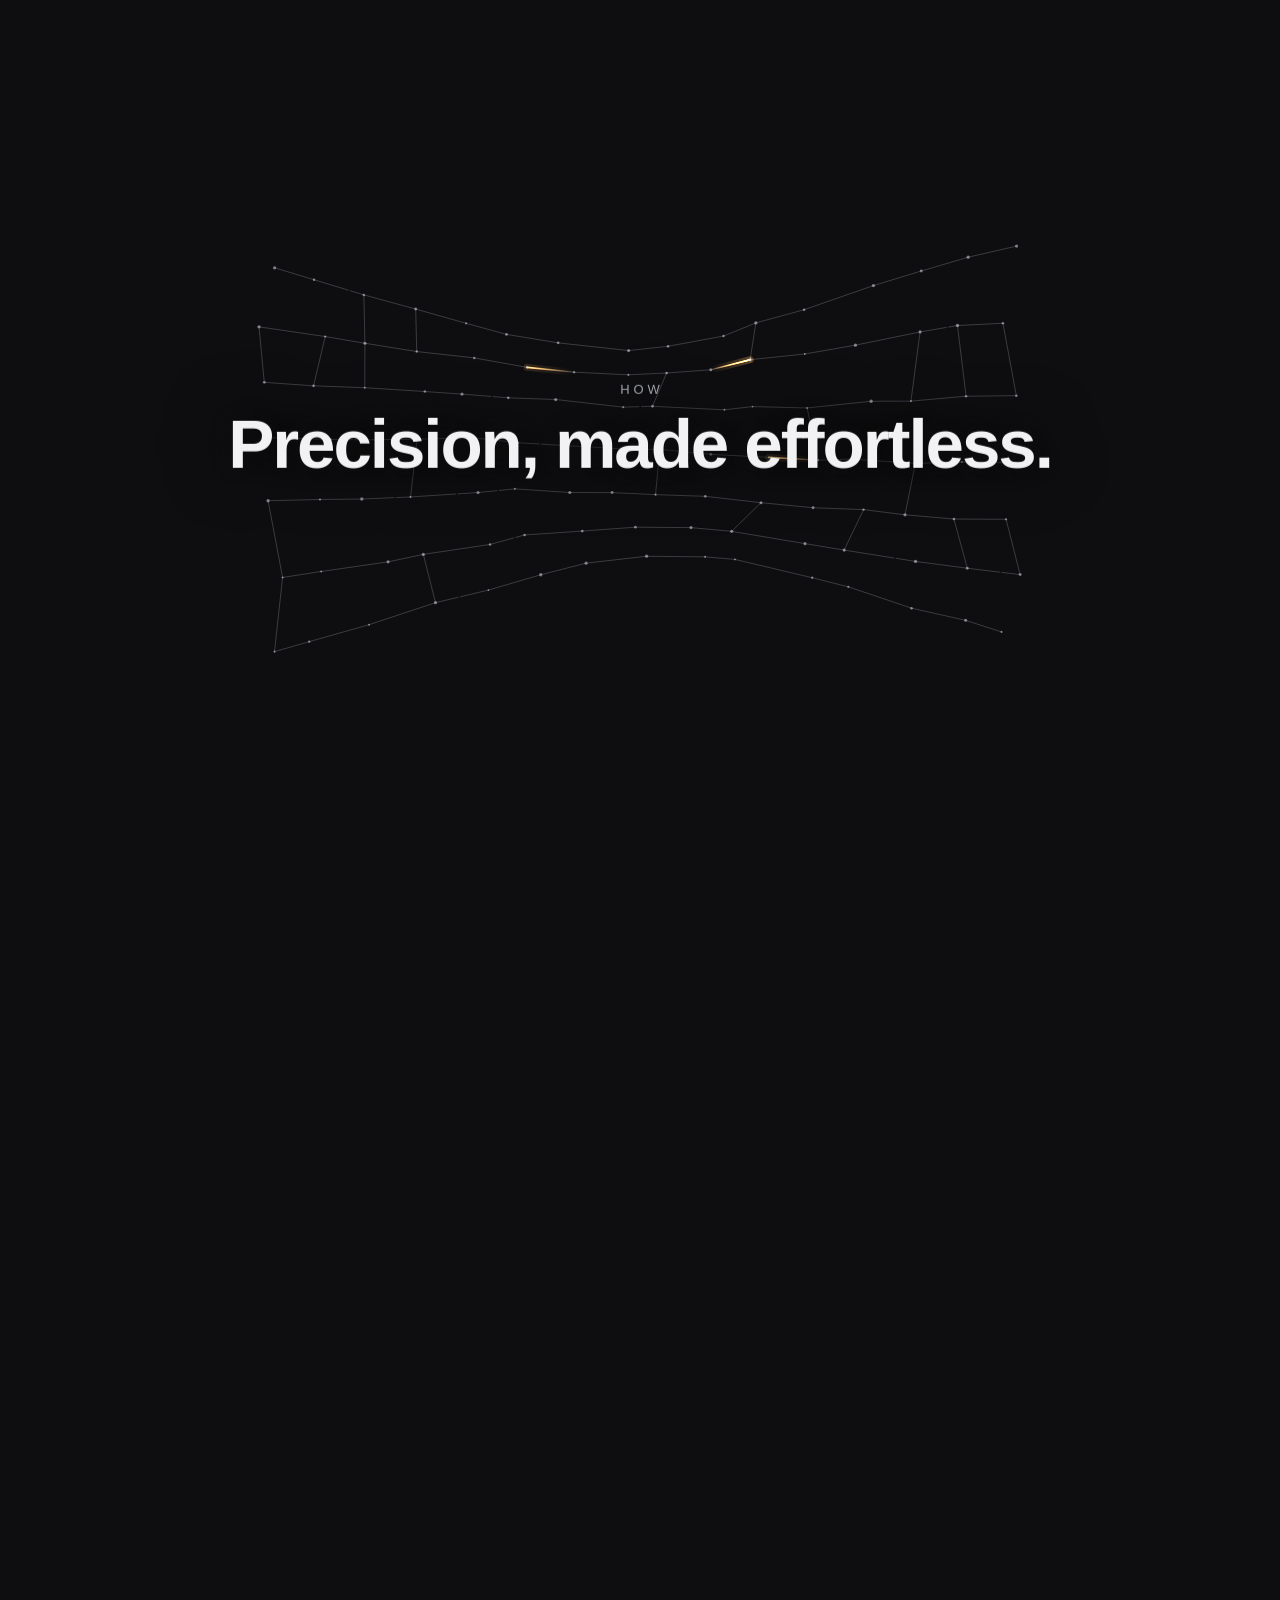
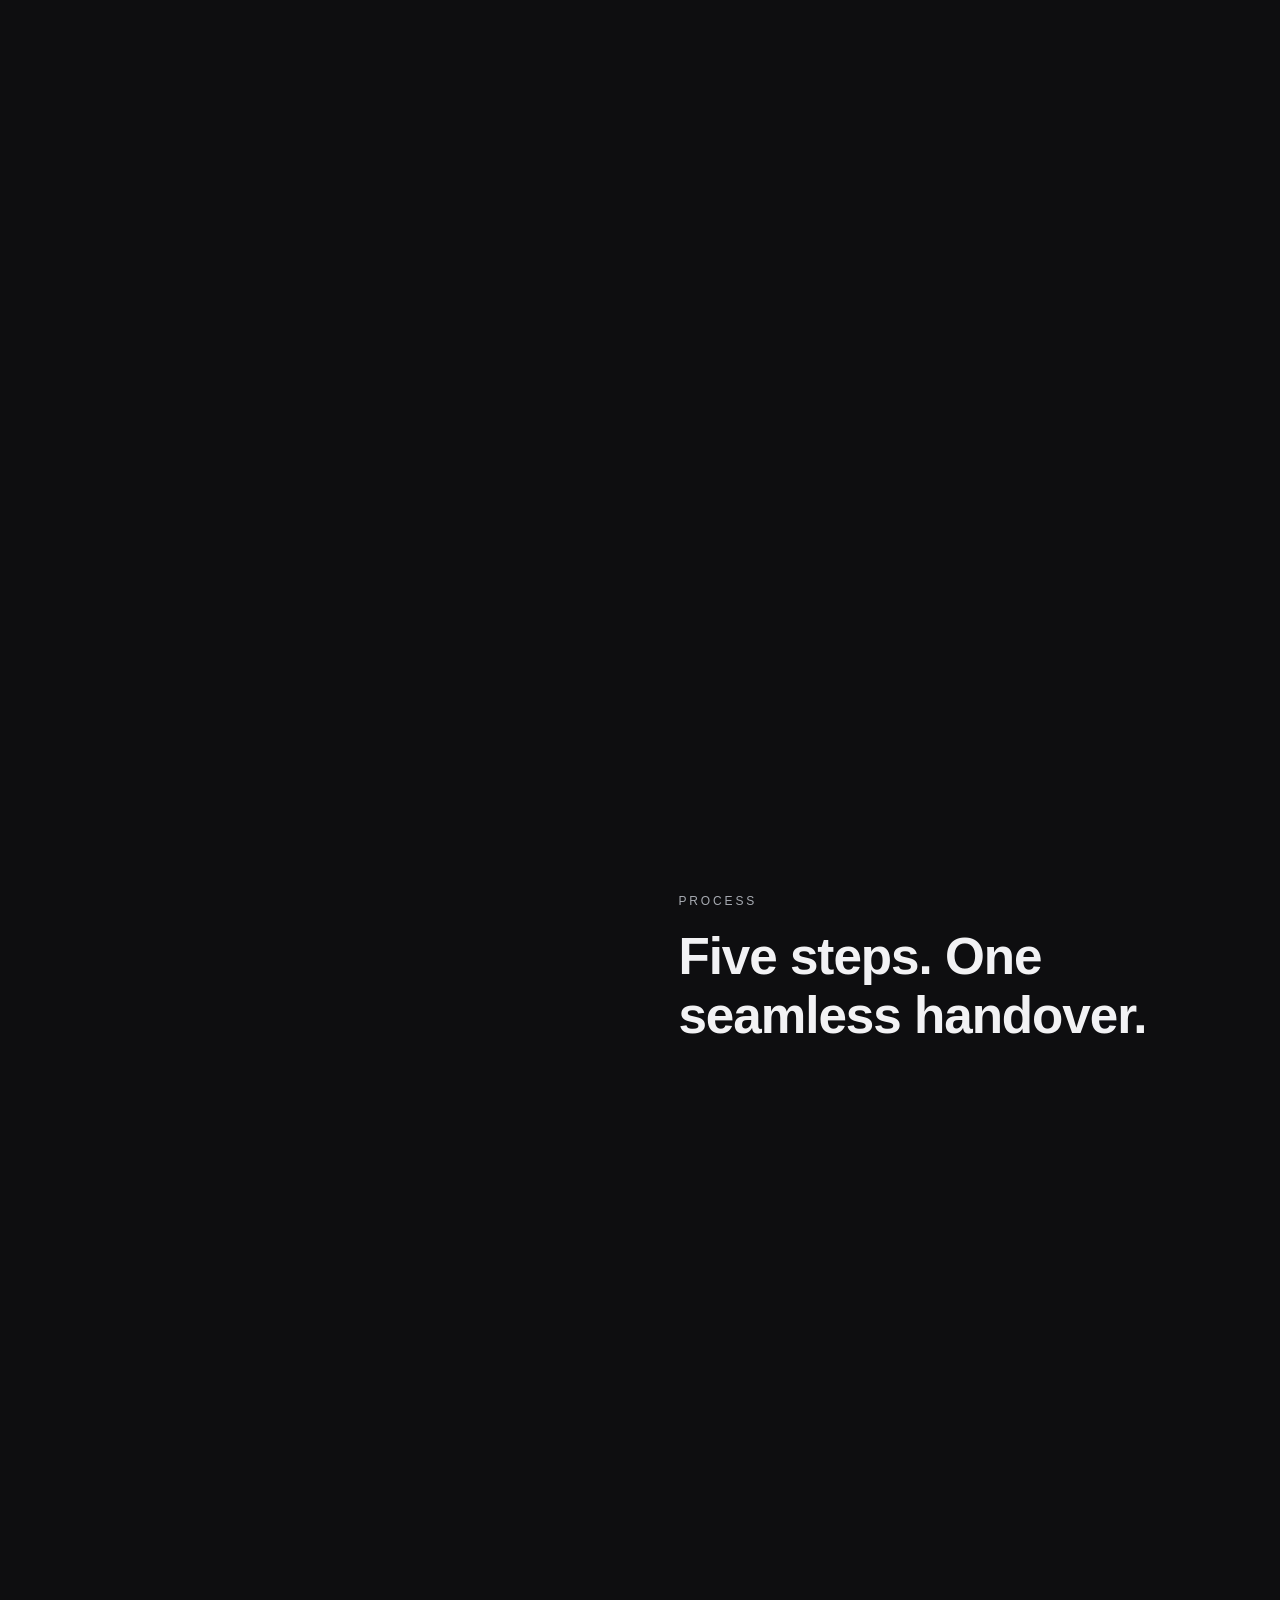
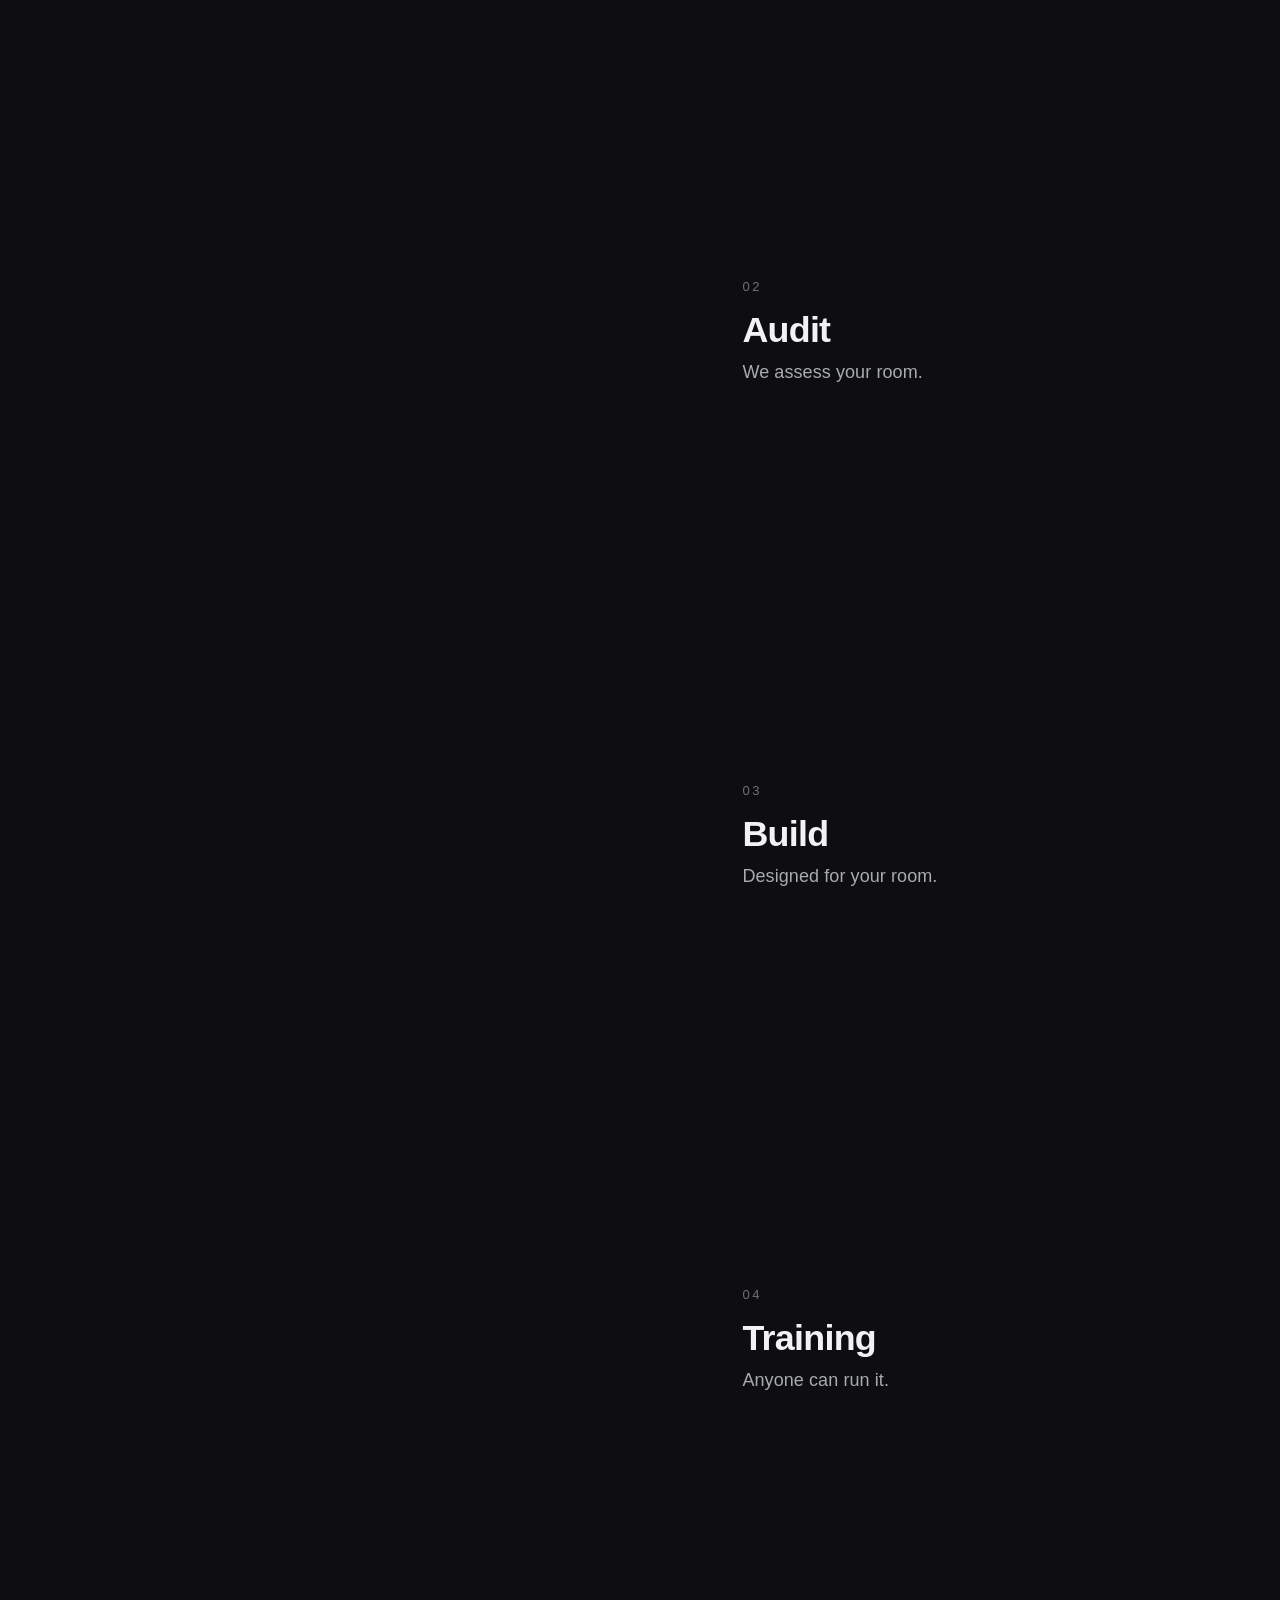
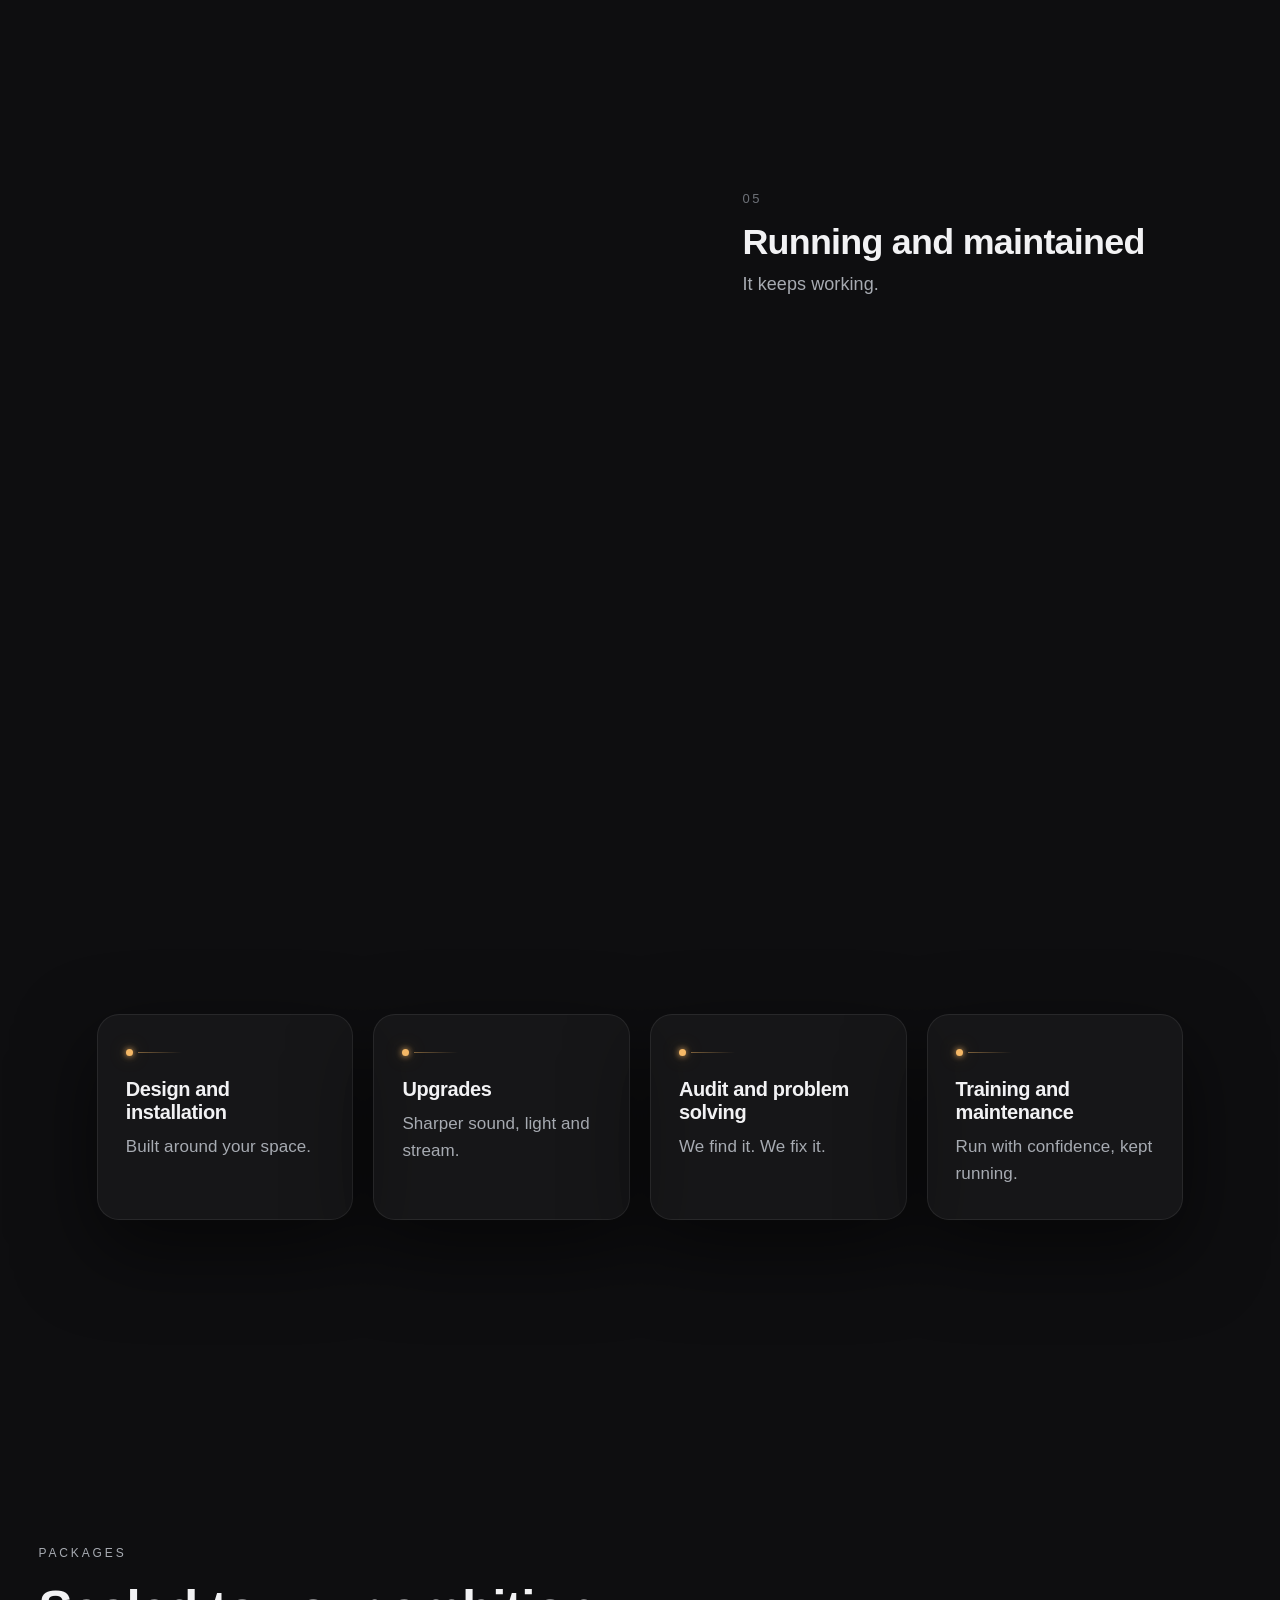
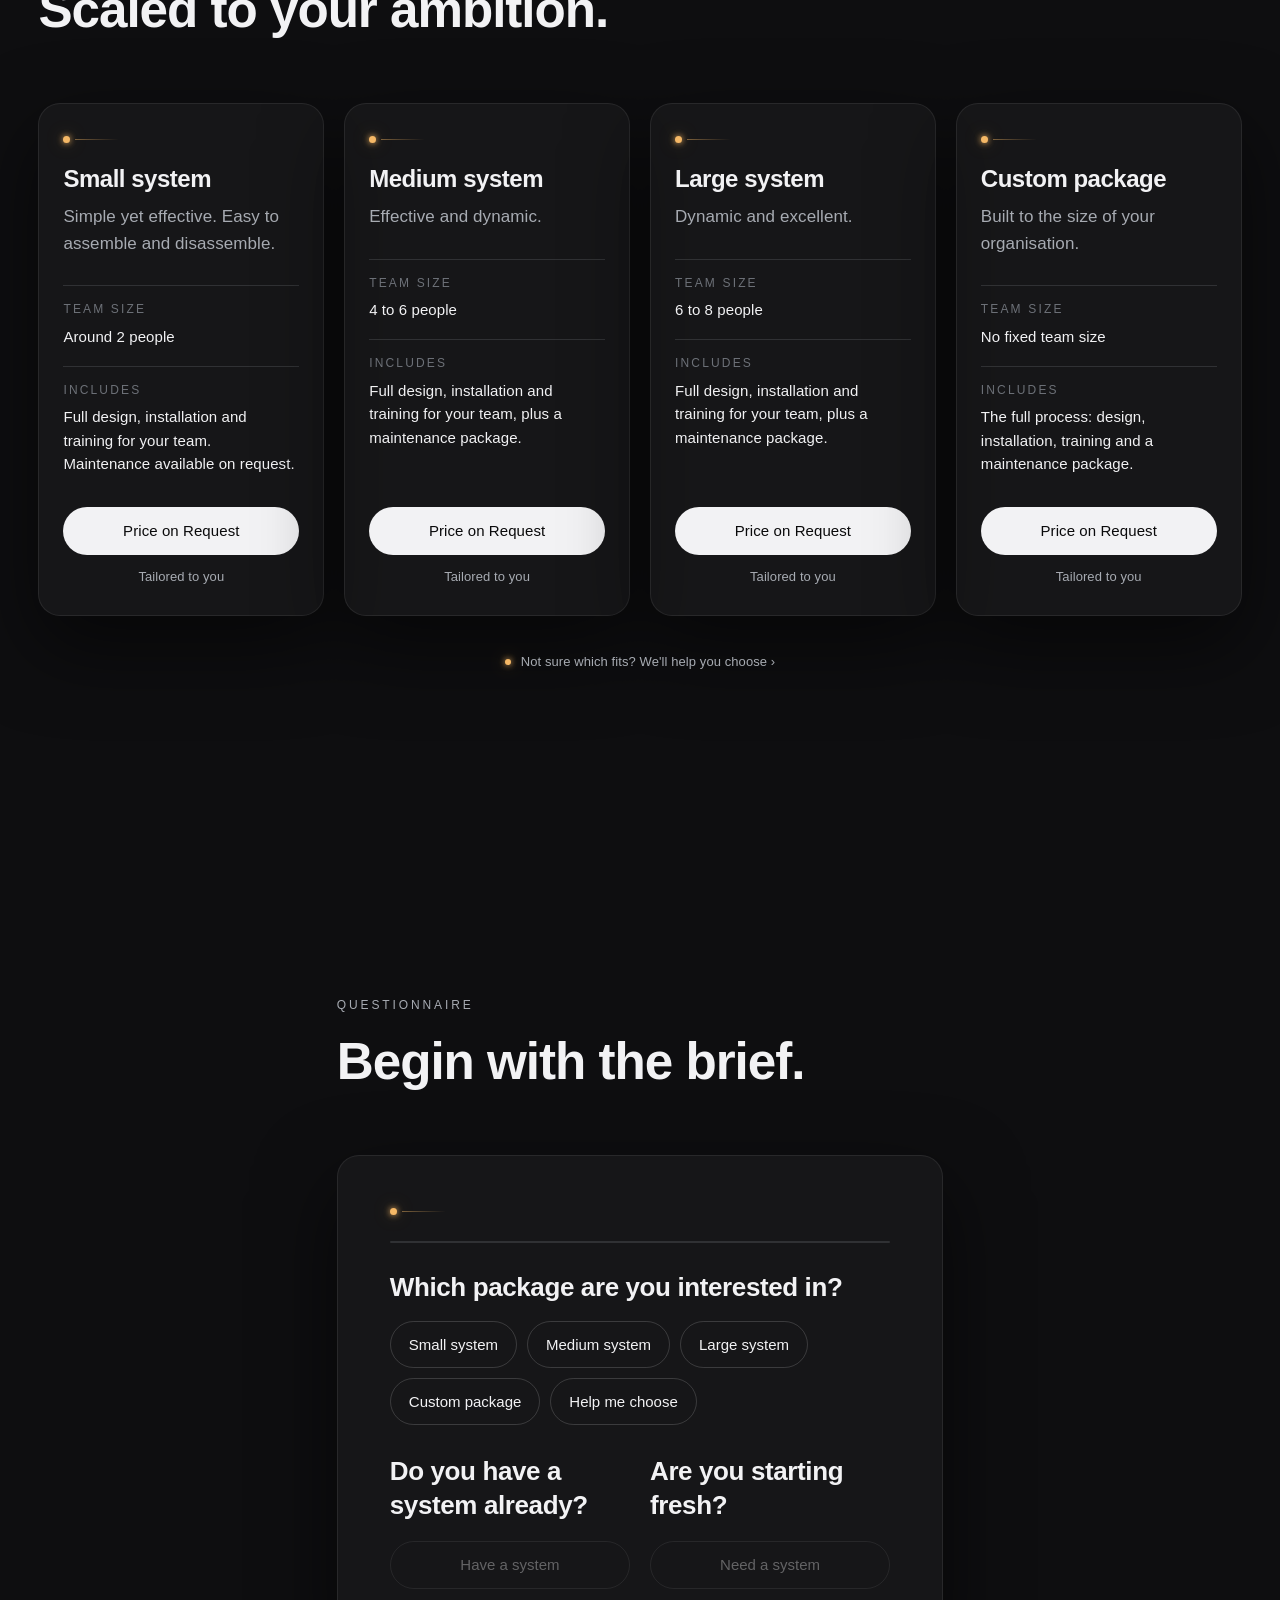
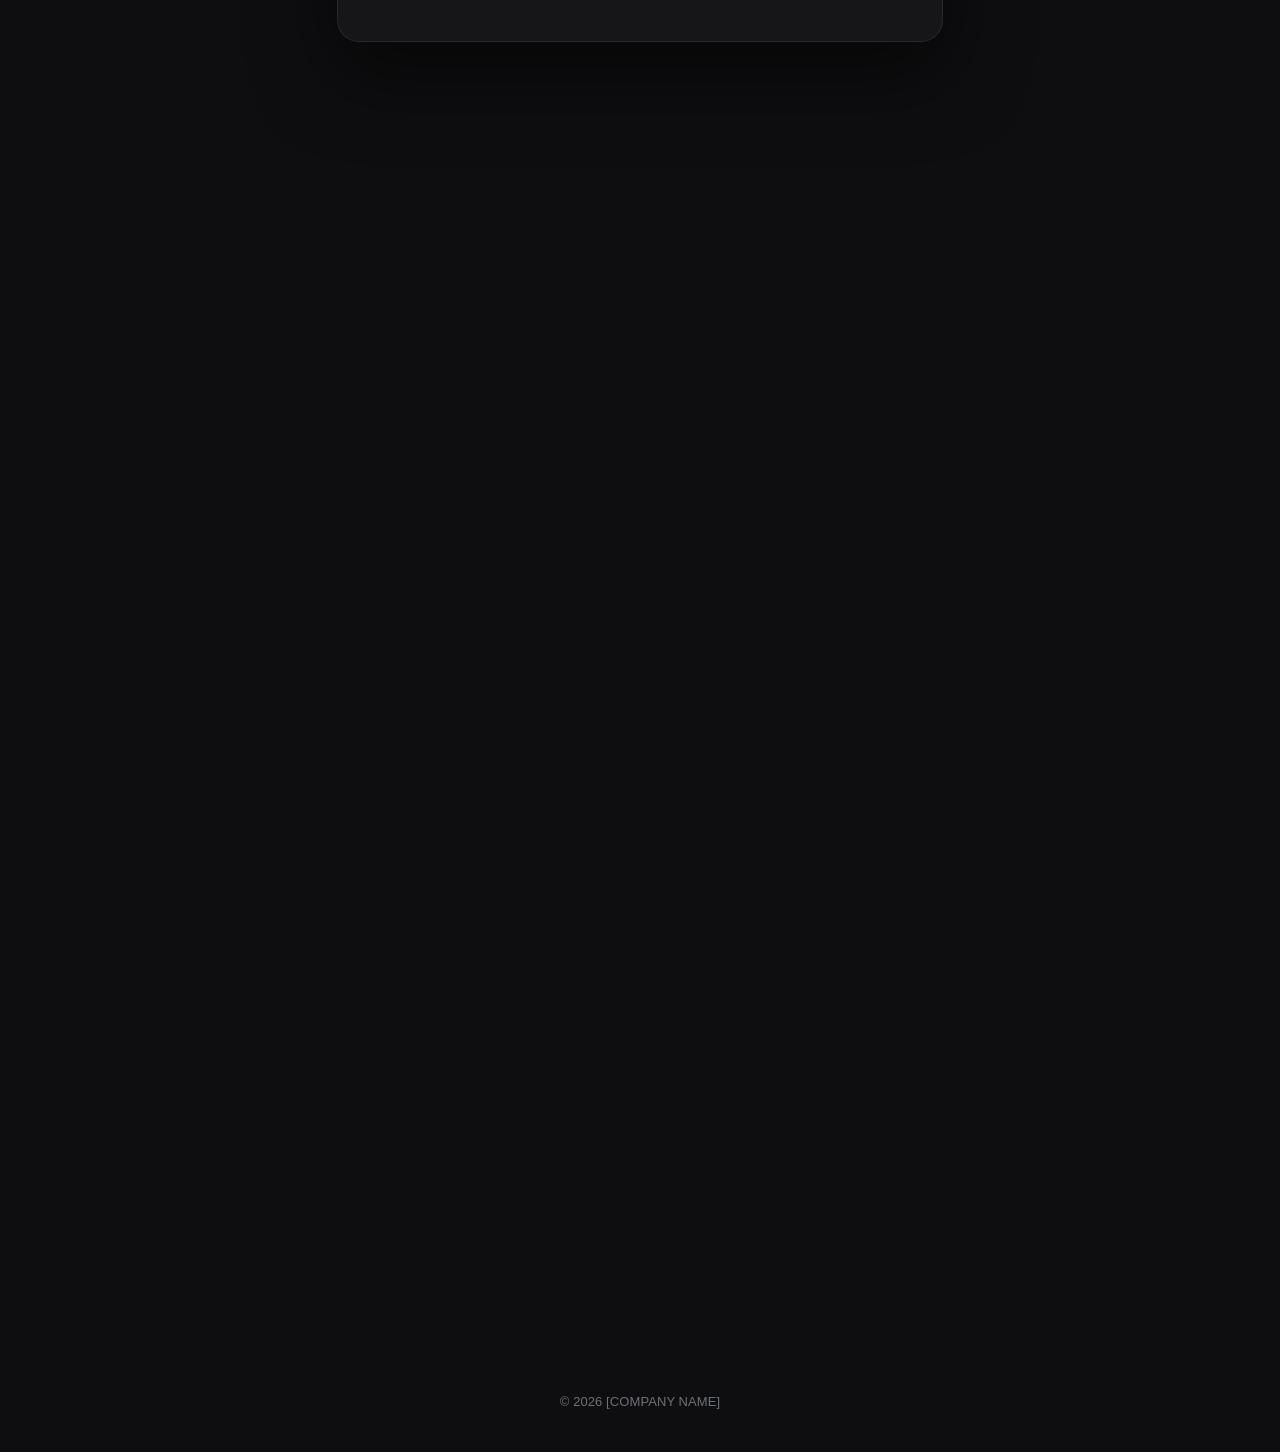
<file: index.html>
<!doctype html>
<html lang="en-GB">
<head>
  <meta charset="utf-8">
  <meta name="viewport" content="width=device-width, initial-scale=1, viewport-fit=cover">
  <title>[COMPANY NAME]</title>
  <meta name="description" content="[COMPANY NAME]: professional audio, lighting, video and livestream systems, designed, installed and maintained.">
  <meta name="theme-color" content="#0e0e10">
  <script>document.documentElement.classList.add('js');</script>
  <link rel="stylesheet" href="css/style.css?v=57">
</head>
<!--
  data-quote-button="on" shows a "Get a Quote" button beside the menu icon.
  Leave "off" for hamburger-only navigation.
-->
<body data-quote-button="off">

  <canvas id="network" aria-hidden="true"></canvas>

  <!-- Navigation: hidden over the intro, fades in once it has been scrolled past -->
  <nav class="nav" aria-label="Main">
    <a class="nav-quote" href="#questionnaire">Get a Quote</a>
    <button class="menu-toggle" type="button" aria-expanded="false" aria-controls="menu" aria-label="Open menu">
      <span></span><span></span>
    </button>
  </nav>

  <div class="menu" id="menu" hidden>
    <p class="menu-brand">[COMPANY NAME]</p>
    <ul>
      <li><a href="#process">Process</a></li>
      <li><a href="#services">Services</a></li>
      <li><a href="#packages">Packages</a></li>
      <li><a href="#questionnaire">Questionnaire</a></li>
      <li><a href="#contact">Contact</a></li>
    </ul>
  </div>

  <main>

    <!-- 1. Intro: Why → How → What, synced to the network animation -->
    <section id="intro" class="intro" aria-label="Introduction">
      <div class="intro-sticky">
        <h1 class="visually-hidden">[COMPANY NAME]</h1>
        <div class="intro-lines">
          <p class="intro-line"><span class="intro-beat">Why</span><span>Great moments demand flawless delivery.</span></p>
          <p class="intro-line"><span class="intro-beat">How</span><span>Precision, made effortless.</span></p>
          <p class="intro-line"><span class="intro-beat">What</span><span>We design &amp; install production systems.</span></p>
        </div>
        <!-- Scroll hint: fades away as soon as scrolling starts -->
        <div class="scroll-hint" aria-hidden="true"><div class="scroll-hint-line"><span></span></div></div>
      </div>
    </section>

    <!-- 2. Client process: markers are drawn on the canvas at each .step-marker -->
    <section id="process" class="process">
      <div class="process-inner">
        <div class="process-stage-slot" aria-hidden="true"></div>
        <div class="process-content">
          <header class="section-head process-head reveal">
            <p class="eyebrow">Process</p>
            <h2>Five steps. One seamless handover.</h2>
          </header>
          <ol class="steps">
            <li class="step">
              <div class="step-body reveal">
                <span class="step-marker" aria-hidden="true"></span>
                <span class="step-num">01</span>
                <h3 class="step-title">Questionnaire</h3>
                <p class="step-line">Lead with your vision.</p>
              </div>
            </li>
            <li class="step">
              <div class="step-body reveal">
                <span class="step-marker" aria-hidden="true"></span>
                <span class="step-num">02</span>
                <h3 class="step-title">Audit</h3>
                <p class="step-line">We assess your room.</p>
              </div>
            </li>
            <li class="step">
              <div class="step-body reveal">
                <span class="step-marker" aria-hidden="true"></span>
                <span class="step-num">03</span>
                <h3 class="step-title">Build</h3>
                <p class="step-line">Designed for your room.</p>
              </div>
            </li>
            <li class="step">
              <div class="step-body reveal">
                <span class="step-marker" aria-hidden="true"></span>
                <span class="step-num">04</span>
                <h3 class="step-title">Training</h3>
                <p class="step-line">Anyone can run it.</p>
              </div>
            </li>
            <li class="step">
              <div class="step-body reveal">
                <span class="step-marker" aria-hidden="true"></span>
                <span class="step-num">05</span>
                <h3 class="step-title">Running and maintained</h3>
                <p class="step-line">It keeps working.</p>
              </div>
            </li>
          </ol>
        </div>
      </div>
    </section>

    <!-- 3. Services -->
    <section id="services" class="section">
      <div class="container">
        <header class="section-head reveal">
          <p class="eyebrow">Services</p>
          <h2>The full production, covered.</h2>
        </header>
        <div class="services reveal-group" style="--n:4">
          <article class="card service" style="--d:0">
            <span class="node" aria-hidden="true"></span>
            <h3>Design and installation</h3>
            <p>Built around your space.</p>
          </article>
          <article class="card service" style="--d:1">
            <span class="node" aria-hidden="true"></span>
            <h3>Upgrades</h3>
            <p>Sharper sound, light and stream.</p>
          </article>
          <article class="card service" style="--d:2">
            <span class="node" aria-hidden="true"></span>
            <h3>Audit and problem solving</h3>
            <p>We find it. We fix it.</p>
          </article>
          <article class="card service" style="--d:3">
            <span class="node" aria-hidden="true"></span>
            <h3>Training and maintenance</h3>
            <p>Run with confidence, kept running.</p>
          </article>
        </div>
      </div>
    </section>

    <!-- 4. Packages: four across on desktop, swipe carousel on mobile -->
    <section id="packages" class="section">
      <div class="container">
        <header class="section-head reveal">
          <p class="eyebrow">Packages</p>
          <h2>Scaled to your ambition.</h2>
        </header>
      </div>
      <div class="packages-wrap">
        <div class="packages-track reveal-group" style="--n:4">
          <article class="card package" style="--d:0">
            <span class="node package-node" style="--i:0" aria-hidden="true"></span>
            <h3 class="package-name">Small system</h3>
            <p class="package-desc">Simple yet effective. Easy to assemble and disassemble.</p>
            <dl class="package-meta">
              <div><dt>Team size</dt><dd>Around 2 people</dd></div>
              <div><dt>Includes</dt><dd>Full design, installation and training for your team. Maintenance available on request.</dd></div>
            </dl>
            <div class="package-cta">
              <a class="btn" href="#questionnaire" data-package="Small system">Price on Request</a>
              <span class="package-tailored">Tailored to you</span>
            </div>
          </article>
          <article class="card package" style="--d:1">
            <span class="node package-node" style="--i:1" aria-hidden="true"></span>
            <h3 class="package-name">Medium system</h3>
            <p class="package-desc">Effective and dynamic.</p>
            <dl class="package-meta">
              <div><dt>Team size</dt><dd>4 to 6 people</dd></div>
              <div><dt>Includes</dt><dd>Full design, installation and training for your team, plus a maintenance package.</dd></div>
            </dl>
            <div class="package-cta">
              <a class="btn" href="#questionnaire" data-package="Medium system">Price on Request</a>
              <span class="package-tailored">Tailored to you</span>
            </div>
          </article>
          <article class="card package" style="--d:2">
            <span class="node package-node" style="--i:2" aria-hidden="true"></span>
            <h3 class="package-name">Large system</h3>
            <p class="package-desc">Dynamic and excellent.</p>
            <dl class="package-meta">
              <div><dt>Team size</dt><dd>6 to 8 people</dd></div>
              <div><dt>Includes</dt><dd>Full design, installation and training for your team, plus a maintenance package.</dd></div>
            </dl>
            <div class="package-cta">
              <a class="btn" href="#questionnaire" data-package="Large system">Price on Request</a>
              <span class="package-tailored">Tailored to you</span>
            </div>
          </article>
          <article class="card package" style="--d:3">
            <span class="node package-node" style="--i:3" aria-hidden="true"></span>
            <h3 class="package-name">Custom package</h3>
            <p class="package-desc">Built to the size of your organisation.</p>
            <dl class="package-meta">
              <div><dt>Team size</dt><dd>No fixed team size</dd></div>
              <div><dt>Includes</dt><dd>The full process: design, installation, training and a maintenance package.</dd></div>
            </dl>
            <div class="package-cta">
              <a class="btn" href="#questionnaire" data-package="Custom package">Price on Request</a>
              <span class="package-tailored">Tailored to you</span>
            </div>
          </article>
        </div>
        <div class="carousel-dots" role="tablist" aria-label="Packages">
          <button type="button" role="tab" aria-label="Package 1" aria-selected="true"></button>
          <button type="button" role="tab" aria-label="Package 2"></button>
          <button type="button" role="tab" aria-label="Package 3"></button>
          <button type="button" role="tab" aria-label="Package 4"></button>
        </div>
        <!-- Quiet "help me choose" link: opens the questionnaire with "Help me choose" selected -->
        <p class="packages-help"><a href="#questionnaire" data-package="Help me choose">Not sure which fits? We'll help you choose&nbsp;›</a></p>
      </div>
    </section>

    <!-- 5. Questionnaire. Replace [FORMSPREE_ENDPOINT] with your Formspree form URL (see README) -->
    <section id="questionnaire" class="section">
      <div class="container narrow reveal-group" style="--n:2">
        <header class="section-head" style="--d:0">
          <p class="eyebrow">Questionnaire</p>
          <h2>Begin with the brief.</h2>
        </header>

        <form id="quote-form" class="card quote" style="--d:1" action="[FORMSPREE_ENDPOINT]" method="POST" novalidate>
          <input type="hidden" name="_subject" value="New questionnaire: [COMPANY NAME] website">
          <input type="hidden" name="path" value="">
          <input type="hidden" name="package" value="">

          <span class="node quote-node" aria-hidden="true"></span>

          <div class="q-progress" aria-hidden="true"><span></span></div>

          <!-- Package (required). Set by "Price on Request", or chosen here; tap to change. -->
          <div class="q-package">
            <button type="button" class="q-package-toggle" aria-expanded="true" aria-controls="q-package-options">
              <span class="q-package-ask">Which package are you interested in?</span>
              <span class="q-package-about">Enquiring about</span>
              <strong></strong>
              <span class="q-package-change">Change</span>
            </button>
            <div class="q-package-options" id="q-package-options" role="group" aria-label="Packages">
              <button type="button" data-pick="Small system">Small system</button>
              <button type="button" data-pick="Medium system">Medium system</button>
              <button type="button" data-pick="Large system">Large system</button>
              <button type="button" data-pick="Custom package">Custom package</button>
              <button type="button" data-pick="Help me choose" data-pill="Help me choose">Help me choose</button>
            </div>
          </div>

          <!-- Branch -->
          <div class="q-screen is-active" data-path="branch">
            <div class="q-branch">
              <div class="q-choice">
                <p class="q-label">Do you have a system already?</p>
                <button type="button" class="btn btn-ghost" data-choose="existing">Have a system</button>
              </div>
              <div class="q-choice">
                <p class="q-label">Are you starting fresh?</p>
                <button type="button" class="btn btn-ghost" data-choose="new">Need a system</button>
              </div>
            </div>
          </div>

          <!-- Path A: existing system -->
          <div class="q-screen" data-path="existing">
            <label class="q-field">
              <span class="q-label">What equipment are you using now?</span>
              <textarea name="equipment" rows="3" required placeholder="Desk, speakers, lights, cameras…"></textarea>
            </label>
            <label class="q-field">
              <span class="q-label">What issues or challenges are you running into?</span>
              <textarea name="issues" rows="3" required></textarea>
            </label>
          </div>
          <div class="q-screen" data-path="existing">
            <fieldset class="q-field">
              <legend class="q-label">How large is the team operating it?</legend>
              <div class="options">
                <label class="option"><input type="radio" name="team_size" value="1–2" required><span>1–2</span></label>
                <label class="option"><input type="radio" name="team_size" value="3–5"><span>3–5</span></label>
                <label class="option"><input type="radio" name="team_size" value="6–8"><span>6–8</span></label>
                <label class="option"><input type="radio" name="team_size" value="9+"><span>9+</span></label>
              </div>
            </fieldset>
            <fieldset class="q-field">
              <legend class="q-label">When would you like the audit?</legend>
              <div class="options">
                <label class="option"><input type="radio" name="timeframe" value="Within a month" required><span>Within a month</span></label>
                <label class="option"><input type="radio" name="timeframe" value="1–3 months"><span>1–3 months</span></label>
                <label class="option"><input type="radio" name="timeframe" value="3–6 months"><span>3–6 months</span></label>
                <label class="option"><input type="radio" name="timeframe" value="Flexible"><span>Flexible</span></label>
              </div>
            </fieldset>
          </div>
          <div class="q-screen" data-path="existing">
            <fieldset class="q-field">
              <legend class="q-label">Rough budget</legend>
              <!-- PROVISIONAL: framing line not yet confirmed -->
              <p class="q-note">Quality systems start from around £1,000.</p>
              <div class="options options-stack">
                <label class="option"><input type="radio" name="budget" value="£1,000 – £2,500" required><span>£1,000 – £2,500</span></label>
                <label class="option"><input type="radio" name="budget" value="£2,500 – £5,000"><span>£2,500 – £5,000</span></label>
                <label class="option"><input type="radio" name="budget" value="£5,000 – £10,000"><span>£5,000 – £10,000</span></label>
                <label class="option"><input type="radio" name="budget" value="£10,000+"><span>£10,000+</span></label>
              </div>
            </fieldset>
          </div>

          <!-- Path B: new system -->
          <div class="q-screen" data-path="new">
            <label class="q-field">
              <span class="q-label">What will the system be used for?</span>
              <textarea name="purpose" rows="3" required placeholder="Services, events, concerts, streaming…"></textarea>
            </label>
            <label class="q-field">
              <span class="q-label">Any specific requirements?</span>
              <textarea name="requirements" rows="3" required></textarea>
            </label>
          </div>
          <div class="q-screen" data-path="new">
            <fieldset class="q-field">
              <legend class="q-label">How large is the team that will operate it?</legend>
              <div class="options">
                <label class="option"><input type="radio" name="team_size" value="1–2" required><span>1–2</span></label>
                <label class="option"><input type="radio" name="team_size" value="3–5"><span>3–5</span></label>
                <label class="option"><input type="radio" name="team_size" value="6–8"><span>6–8</span></label>
                <label class="option"><input type="radio" name="team_size" value="9+"><span>9+</span></label>
              </div>
            </fieldset>
          </div>
          <div class="q-screen" data-path="new">
            <fieldset class="q-field">
              <legend class="q-label">Rough budget</legend>
              <!-- PROVISIONAL: framing line not yet confirmed -->
              <p class="q-note">Quality systems start from around £1,000.</p>
              <div class="options options-stack">
                <label class="option"><input type="radio" name="budget" value="£1,000 – £2,500" required><span>£1,000 – £2,500</span></label>
                <label class="option"><input type="radio" name="budget" value="£2,500 – £5,000"><span>£2,500 – £5,000</span></label>
                <label class="option"><input type="radio" name="budget" value="£5,000 – £10,000"><span>£5,000 – £10,000</span></label>
                <label class="option"><input type="radio" name="budget" value="£10,000+"><span>£10,000+</span></label>
              </div>
            </fieldset>
            <fieldset class="q-field">
              <legend class="q-label">What matters most: getting started simply, or a full professional setup?</legend>
              <div class="options">
                <label class="option"><input type="radio" name="priority" value="Getting started simply" required><span>Getting started simply</span></label>
                <label class="option"><input type="radio" name="priority" value="Full professional setup"><span>Full professional setup</span></label>
              </div>
            </fieldset>
          </div>

          <!-- Contact details (both paths) -->
          <div class="q-screen" data-path="both">
            <p class="q-label">Where can we reach you?</p>
            <div class="q-grid">
              <label class="q-input"><span>Name</span><input type="text" name="name" autocomplete="name" required></label>
              <label class="q-input"><span>Organisation</span><input type="text" name="organisation" autocomplete="organization"></label>
              <label class="q-input"><span>Email</span><input type="email" name="email" autocomplete="email" required></label>
              <label class="q-input"><span>Phone <em>(optional)</em></span><input type="tel" name="phone" autocomplete="tel"></label>
            </div>
          </div>

          <!-- Done -->
          <div class="q-screen q-done" data-path="done">
            <p class="q-label">Thank you.</p>
            <p class="q-note">Your answers are with us. We'll be in touch shortly.</p>
          </div>

          <p class="q-error" role="alert" hidden></p>

          <div class="q-controls" hidden>
            <button type="button" class="q-back">Back</button>
            <button type="submit" class="btn q-next">Next</button>
          </div>
        </form>
      </div>
    </section>

    <!-- 6. Contact: a short enquiry form, sent to the same Formspree endpoint as the questionnaire -->
    <section id="contact" class="section contact">
      <div class="container contact-panel reveal-group" style="--n:2">
        <header class="contact-head" style="--d:0">
          <p class="eyebrow">Get in touch</p>
          <h2>Your cue.</h2>
          <!-- DRAFT copy -->
          <p class="contact-sub">Say the word. We’ll set the stage.</p>
        </header>

        <form id="contact-form" class="contact-form" style="--d:1" action="[FORMSPREE_ENDPOINT]" method="POST" novalidate>
          <input type="hidden" name="_subject" value="New enquiry: [COMPANY NAME] website">
          <input type="hidden" name="form" value="Contact">

          <!-- DRAFT: enquiry types to confirm -->
          <fieldset class="roles">
            <legend class="visually-hidden">I'm getting in touch as</legend>
            <label class="option"><input type="radio" name="enquiry_type" value="Venue or organisation" checked><span>Venue or organisation</span></label>
            <label class="option"><input type="radio" name="enquiry_type" value="Existing client"><span>Existing client</span></label>
            <label class="option"><input type="radio" name="enquiry_type" value="Freelancer"><span>Freelancer</span></label>
            <label class="option"><input type="radio" name="enquiry_type" value="Partner"><span>Partner</span></label>
          </fieldset>

          <div class="q-grid">
            <label class="q-input"><span>Name</span><input type="text" name="name" autocomplete="name" placeholder="Your name" required></label>
            <label class="q-input"><span>Email</span><input type="email" name="email" autocomplete="email" placeholder="you@organisation.com" required></label>
          </div>
          <label class="q-input"><span>Organisation</span><input type="text" name="organisation" autocomplete="organization" placeholder="Church, venue or company"></label>
          <label class="q-input"><span>Message</span><textarea name="message" rows="4" placeholder="What do you have in mind?" required></textarea></label>

          <button type="submit" class="btn contact-submit">Send message</button>
          <p class="contact-note">Or email us at <a href="mailto:[EMAIL]">[EMAIL]</a></p>
          <p class="q-error" role="alert" hidden></p>
        </form>

        <div class="contact-done" hidden>
          <span class="contact-check" aria-hidden="true"></span>
          <h3>Message received.</h3>
          <p>Speak soon.</p>
        </div>
      </div>
    </section>

  </main>

  <footer class="footer">
    <p>&copy; <span data-year></span> [COMPANY NAME]</p>
  </footer>

  <script src="js/network.js?v=57"></script>
  <script src="js/questionnaire.js?v=57"></script>
  <script src="js/main.js?v=57"></script>
</body>
</html>
</file>
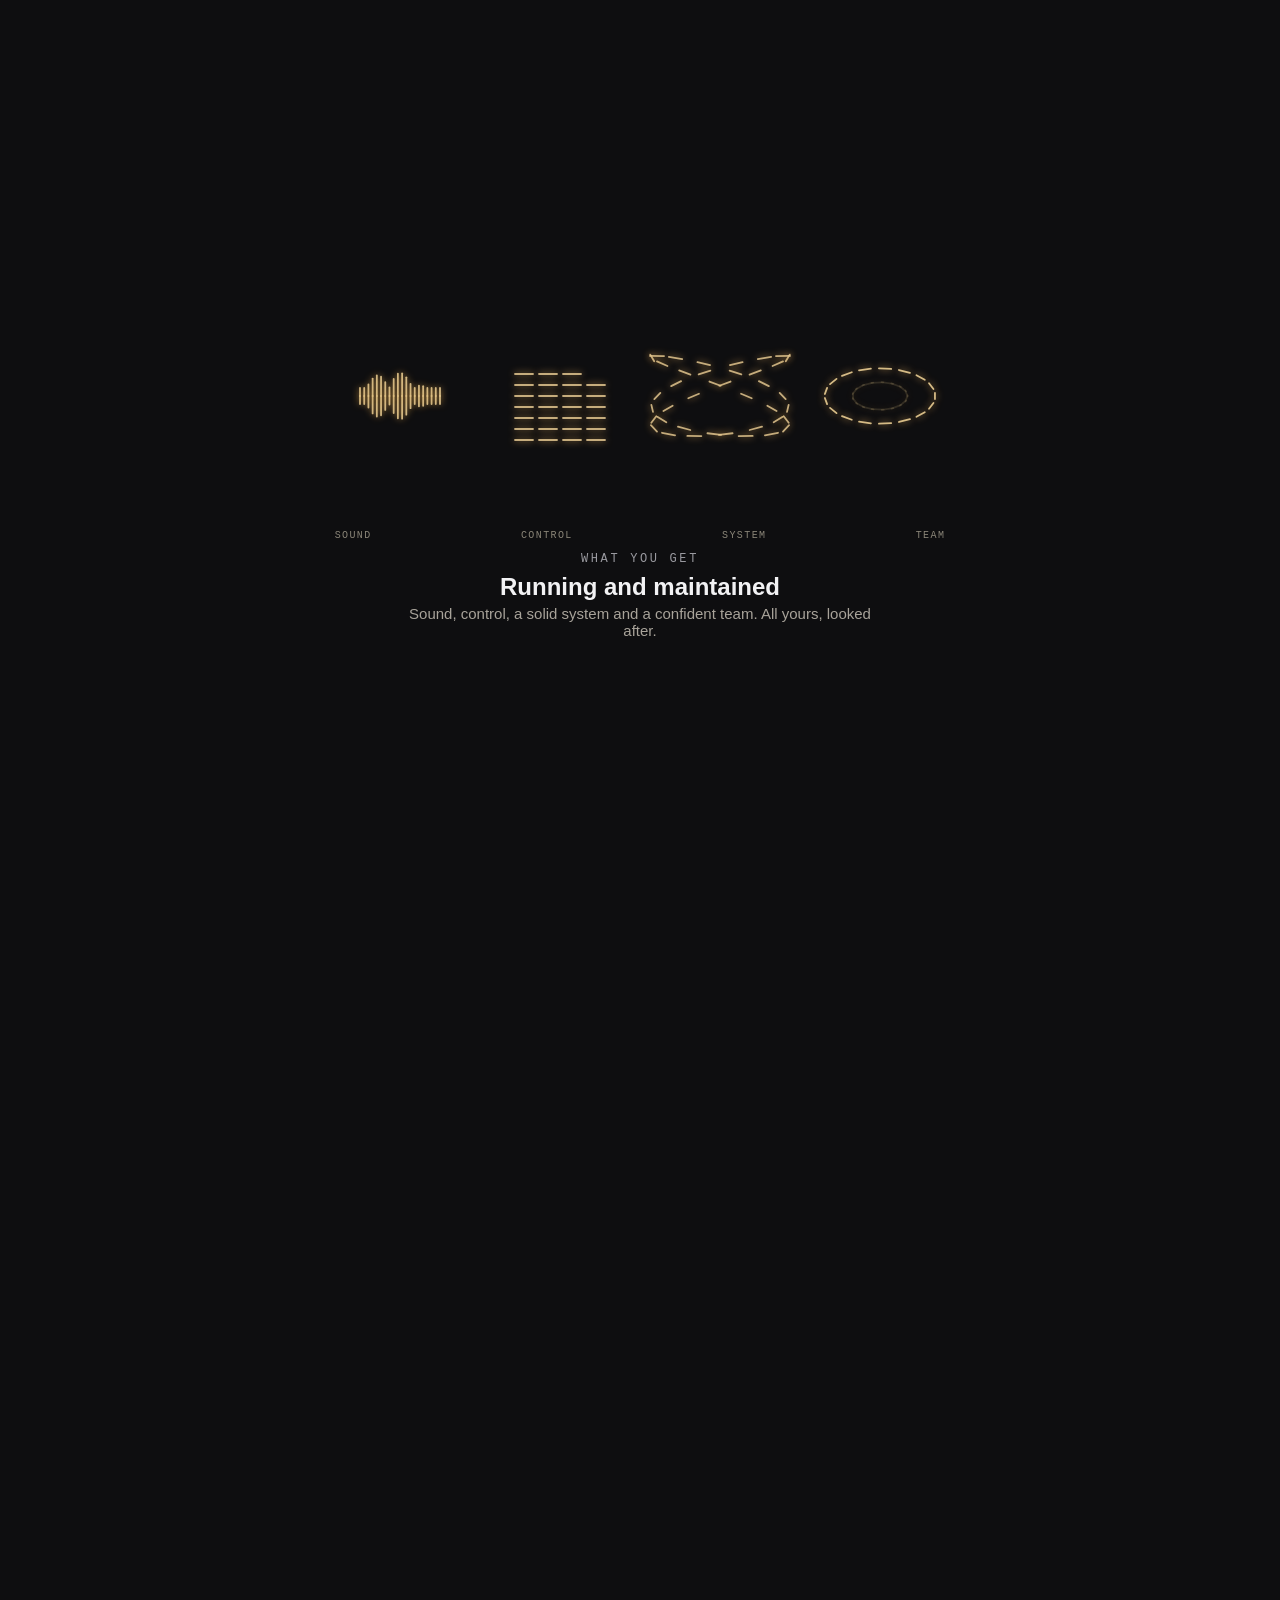
<file: animation/index.html>
<!doctype html>
<html lang="en">
<head>
<meta charset="utf-8">
<meta name="viewport" content="width=device-width, initial-scale=1">
<title>Process Animation</title>
<style>
  :root {
    --bg: #0E0E10;
    --gold: #E2C68E;
    --amber: #F2B85F;
    --heading: #F2F2F4;
    --eyebrow: #9A9AA0;
    --body: #A8A39A;
  }
  * { box-sizing: border-box; }
  html, body { margin: 0; background: var(--bg); color: var(--heading);
    font-family: -apple-system, BlinkMacSystemFont, "Inter", "Helvetica Neue", Arial, sans-serif; }

  .progress { position: fixed; top: 0; left: 0; height: 2px; width: 0;
    background: var(--gold); box-shadow: 0 0 8px var(--amber); z-index: 10; }

  /* Tall scroll track; the stage stays pinned while the visitor scrolls through it */
  .track { height: 700vh; position: relative; }
  .stage { position: sticky; top: 0; height: 100vh; display: flex; flex-direction: column;
    align-items: center; justify-content: center; padding: 0 16px; }
  canvas { width: 100%; max-width: 760px; display: block; }

  .labels { display: flex; justify-content: space-around; width: 100%; max-width: 760px;
    font: 10px/1 ui-monospace, "SF Mono", Menlo, monospace; letter-spacing: .14em;
    color: #8A8578; transition: opacity .4s; }
  .copy { text-align: center; margin-top: 12px; }
  .eyebrow { font: 12px/1 ui-monospace, "SF Mono", Menlo, monospace; letter-spacing: .22em; color: var(--eyebrow); }
  .title { font-size: 24px; font-weight: 600; margin-top: 8px; }
  .text { font-size: 15px; color: var(--body); margin-top: 4px; max-width: 32em; }
</style>
</head>
<body>
  <div class="progress" id="progress"></div>

  <section class="track" id="track">
    <div class="stage">
      <canvas id="process-canvas" aria-hidden="true"></canvas>
      <div class="labels" id="labels"><span>SOUND</span><span>CONTROL</span><span>SYSTEM</span><span>TEAM</span></div>
      <div class="copy" aria-live="polite">
        <div class="eyebrow" id="eyebrow"></div>
        <div class="title" id="title"></div>
        <div class="text" id="text"></div>
      </div>
    </div>
  </section>

<script src="process-animation.js"></script>
<script>
  const track = document.getElementById('track');
  const N = ProcessAnimation.STAGES.length - 1;

  // 0 at the top of the track, N at the bottom
  function getProgress() {
    const rect = track.getBoundingClientRect();
    const scrollable = track.offsetHeight - window.innerHeight;
    return N * Math.max(0, Math.min(1, -rect.top / scrollable));
  }

  ProcessAnimation.mount(document.getElementById('process-canvas'), {
    getProgress,
    onStageChange(stage) {
      document.getElementById('eyebrow').textContent = stage.eyebrow;
      document.getElementById('title').textContent = stage.title;
      document.getElementById('text').textContent = stage.text;
    },
    onFrame(p, n) {
      document.getElementById('progress').style.width = (p / n * 100) + '%';
      // Labels show only on the "what you get" picture, at the start and the end
      const op = Math.max(Math.max(0, Math.min(1, 1 - p / 0.3)), Math.max(0, Math.min(1, (p - (n - 0.3)) / 0.3)));
      document.getElementById('labels').style.opacity = op;
    }
  });
</script>
</body>
</html>
</file>
<file: css/style.css>
/* ==========================================================================
   [COMPANY NAME]: site styles
   Brand settings live in :root. Swap fonts and colours here.
   ========================================================================== */

:root {
  /* Fonts: not chosen yet. System font for now (SF Pro on Apple devices). */
  --font: -apple-system, BlinkMacSystemFont, "SF Pro Display", "Inter", "Helvetica Neue", Arial, sans-serif;

  --bg: #0e0e10;
  --text: #f2f2f4;
  --silver: #a7abb2;
  --silver-dim: #6d7178;
  --line: rgba(206, 210, 216, 0.14);
  --amber: #f5b866;
  --amber-glow: rgba(245, 184, 102, 0.35);

  --card-bg: rgba(255, 255, 255, 0.035);
  --card-border: rgba(255, 255, 255, 0.08);
  --card-shadow: 0 30px 80px rgba(0, 0, 0, 0.55);

  --ease: cubic-bezier(0.22, 0.61, 0.36, 1);
  --radius: 22px;
  --gutter: clamp(22px, 6vw, 96px);
}

*, *::before, *::after { box-sizing: border-box; }

/* Anything with the hidden attribute stays hidden, whatever its display style */
[hidden] { display: none !important; }

html { scroll-behavior: smooth; -webkit-text-size-adjust: 100%; }
@media (prefers-reduced-motion: reduce) { html { scroll-behavior: auto; } }

body {
  margin: 0;
  background: var(--bg);
  color: var(--text);
  font-family: var(--font);
  font-size: 17px;
  line-height: 1.55;
  letter-spacing: 0.005em;
  -webkit-font-smoothing: antialiased;
  -moz-osx-font-smoothing: grayscale;
}
body.menu-open { overflow: hidden; }

h1, h2, h3 { margin: 0; font-weight: 600; letter-spacing: -0.02em; line-height: 1.15; }
p { margin: 0; }
a { color: inherit; }
button { font: inherit; color: inherit; }

.visually-hidden {
  position: absolute; width: 1px; height: 1px; overflow: hidden;
  clip: rect(0 0 0 0); white-space: nowrap;
}

/* Network canvas: sits behind everything */
#network {
  position: fixed;
  inset: 0;
  width: 100%;
  height: 100%;
  z-index: 0;
  pointer-events: none;
}
main, .footer { position: relative; z-index: 1; }

/* ---------- Layout ---------- */

.container { max-width: 1240px; margin: 0 auto; padding: 0 var(--gutter); }
.container.narrow { max-width: 760px; }

.section { padding: clamp(110px, 18vh, 200px) 0; }

.section-head { margin-bottom: clamp(44px, 7vh, 80px); }
.section-head h2 { font-size: clamp(30px, 4vw, 52px); max-width: 16em; }

.eyebrow {
  font-size: 12px;
  font-weight: 500;
  letter-spacing: 0.24em;
  text-transform: uppercase;
  color: var(--silver);
  margin-bottom: 18px;
}

/* Scroll reveal (only when JS is running) */
.js .reveal {
  opacity: 0;
  transform: translateY(26px);
  transition: opacity 1.2s var(--ease), transform 1.2s var(--ease);
  transition-delay: calc(var(--d, 0) * 130ms);
}
.js .reveal.is-visible { opacity: 1; transform: none; }

/* Services, Packages, Questionnaire and Contact fade in together as they arrive (so carousel cards off
   to the side are already visible when swiped to), slower and softer than other
   reveals, and fade out again when scrolled back up past */
.js .reveal-group > * {
  opacity: 0;
  transform: translateY(18px);
  transition: opacity 1.8s cubic-bezier(0.4, 0, 0.2, 1), transform 2s var(--ease);
  transition-delay: calc(var(--d, 0) * 200ms);
}
.js .reveal-group.is-visible > * {
  opacity: 1;
  transform: none;
  transition-delay: calc(var(--d, 0) * 200ms);
}
/* Scrolling back up: the mirror image, last item first, drifting back down.
   --n on the group is how many items it holds. */
.js .reveal-group:not(.is-visible) > * {
  transition-delay: calc((var(--n, 1) - 1 - var(--d, 0)) * 200ms);
}

/* ---------- Cards ---------- */

.card {
  background: var(--card-bg);
  border: 1px solid var(--card-border);
  border-radius: var(--radius);
  box-shadow: var(--card-shadow);
  -webkit-backdrop-filter: blur(14px);
  backdrop-filter: blur(14px);
}

/* ---------- Buttons ---------- */

.btn {
  display: inline-flex;
  align-items: center;
  justify-content: center;
  min-height: 48px;
  padding: 0 26px;
  border-radius: 999px;
  border: 1px solid transparent;
  background: var(--text);
  color: #0a0a0b;
  font-size: 15px;
  font-weight: 500;
  text-decoration: none;
  cursor: pointer;
  transition: background 0.5s var(--ease), color 0.5s var(--ease), border-color 0.5s var(--ease), box-shadow 0.6s var(--ease);
}
.btn:hover { box-shadow: 0 0 0 6px rgba(245, 184, 102, 0.12), 0 0 30px rgba(245, 184, 102, 0.18); }
.btn-ghost { background: transparent; color: var(--text); border-color: rgba(255, 255, 255, 0.22); }
.btn-ghost:hover { border-color: var(--amber); }

:focus-visible { outline: 2px solid var(--amber); outline-offset: 3px; }

/* ---------- Navigation ---------- */

.nav {
  position: fixed;
  top: 0;
  right: 0;
  z-index: 50;
  display: flex;
  align-items: center;
  gap: 12px;
  padding: max(18px, env(safe-area-inset-top)) max(20px, env(safe-area-inset-right)) 18px 18px;
  opacity: 0;
  pointer-events: none;
  transition: opacity 1s var(--ease);
}
.nav.is-visible, body.menu-open .nav { opacity: 1; pointer-events: auto; }

.nav-quote {
  display: none;
  padding: 10px 18px;
  border-radius: 999px;
  font-size: 14px;
  text-decoration: none;
  background: rgba(20, 20, 22, 0.55);
  border: 1px solid var(--card-border);
  -webkit-backdrop-filter: blur(14px);
  backdrop-filter: blur(14px);
}
body[data-quote-button="on"] .nav-quote { display: inline-block; }

.menu-toggle {
  position: relative;
  width: 46px;
  height: 46px;
  border-radius: 50%;
  border: 1px solid var(--card-border);
  background: rgba(20, 20, 22, 0.55);
  -webkit-backdrop-filter: blur(14px);
  backdrop-filter: blur(14px);
  cursor: pointer;
}
.menu-toggle span {
  position: absolute;
  left: 14px;
  right: 14px;
  height: 1.5px;
  border-radius: 1px;
  background: var(--text);
  transition: transform 0.6s var(--ease);
}
.menu-toggle span:nth-child(1) { top: 19px; }
.menu-toggle span:nth-child(2) { top: 25px; }
.menu-toggle[aria-expanded="true"] span:nth-child(1) { transform: translateY(3px) rotate(45deg); }
.menu-toggle[aria-expanded="true"] span:nth-child(2) { transform: translateY(-3px) rotate(-45deg); }

.menu {
  position: fixed;
  inset: 0;
  z-index: 40;
  display: flex;
  flex-direction: column;
  justify-content: center;
  padding: 0 var(--gutter);
  background: rgba(14, 14, 16, 0.82);
  -webkit-backdrop-filter: blur(24px);
  backdrop-filter: blur(24px);
  opacity: 0;
  transition: opacity 0.7s var(--ease);
}
.menu.is-open { opacity: 1; }
.menu-brand {
  position: absolute;
  top: max(30px, env(safe-area-inset-top));
  left: var(--gutter);
  font-size: 14px;
  letter-spacing: 0.18em;
  text-transform: uppercase;
  color: var(--silver);
}
.menu ul { list-style: none; margin: 0 auto; padding: 0; width: 100%; max-width: 1240px; }
.menu li {
  opacity: 0;
  transform: translateY(14px);
  transition: opacity 0.8s var(--ease), transform 0.8s var(--ease);
}
.menu.is-open li { opacity: 1; transform: none; }
.menu.is-open li:nth-child(2) { transition-delay: 0.05s; }
.menu.is-open li:nth-child(3) { transition-delay: 0.1s; }
.menu.is-open li:nth-child(4) { transition-delay: 0.15s; }
.menu.is-open li:nth-child(5) { transition-delay: 0.2s; }
.menu a {
  display: inline-block;
  padding: 8px 0;
  font-size: clamp(34px, 6vw, 64px);
  font-weight: 600;
  letter-spacing: -0.02em;
  text-decoration: none;
  color: var(--silver);
  transition: color 0.5s var(--ease);
}
.menu a:hover, .menu a:focus-visible { color: var(--text); }

/* ---------- 1. Intro ---------- */

.intro { position: relative; height: 600vh; }
.intro-sticky {
  position: sticky;
  top: 0;
  height: 100vh;
  height: 100svh;
  overflow: hidden;
}
.intro-lines {
  position: absolute;
  inset: 0;
  z-index: 1; /* the statements sit in front of the network */
}
.intro-line {
  position: absolute;
  left: 50%;
  top: 48%;
  width: min(22ch, calc(100% - 2 * var(--gutter)));
  margin: 0;
  text-align: center;
  font-size: clamp(34px, 5.4vw, 78px);
  font-weight: 600;
  letter-spacing: -0.03em;
  line-height: 1.06;
  /* a soft dark halo keeps the words crisp over the lines and light */
  text-shadow: 0 0 28px rgba(14, 14, 16, 0.9), 0 0 64px rgba(14, 14, 16, 0.75);
  transform: translate(-50%, -50%);
  opacity: 0;
  will-change: opacity, transform;
}
.intro-beat {
  display: block;
  margin-bottom: 0.9em;
  font-size: 13px;
  font-weight: 500;
  letter-spacing: 0.3em;
  text-indent: 0.3em; /* balances the trailing letter-spacing so it centres */
  text-transform: uppercase;
  color: var(--silver);
}
.intro-line > span { display: block; }
.intro-line:first-child > span { animation: intro-in 1.8s var(--ease) 0.5s both; }
.intro-line:first-child > span + span { animation-delay: 0.75s; } /* statement follows its label */
html:not(.js) .intro-line { position: static; transform: none; width: auto; margin: 0 auto 0.6em; opacity: 1; }
html:not(.js) .intro-lines { position: static; padding: 20vh var(--gutter) 0; }

/* The outer element's opacity is set by the script (fades out on scroll);
   the inner line has its own fade-in, so the two never fight */
.scroll-hint {
  position: absolute;
  left: 50%;
  bottom: max(28px, env(safe-area-inset-bottom));
  transition: opacity 0.4s var(--ease);
}
.scroll-hint-line {
  position: relative;
  width: 1px;
  height: 46px;
  background: rgba(206, 210, 216, 0.26);
  overflow: hidden;
  animation: intro-in 1.2s var(--ease) 0.7s both;
}
.scroll-hint-line span {
  position: absolute;
  left: 0;
  width: 1px;
  height: 16px;
  background: var(--amber);
  animation: hint 2.8s var(--ease) infinite;
}
@keyframes hint {
  from { transform: translateY(-16px); opacity: 0; }
  30%  { opacity: 1; }
  to   { transform: translateY(46px); opacity: 0; }
}

@keyframes intro-in {
  from { opacity: 0; transform: translateY(12px); }
  to   { opacity: 1; transform: none; }
}


/* ---------- 2. Process ---------- */

.process { padding: 12vh 0 18vh; }
.process-inner {
  max-width: 1240px;
  margin: 0 auto;
  padding: 0 var(--gutter);
}
.process-stage-slot { display: none; }
.process-head { margin-bottom: 4vh; }

.steps { list-style: none; margin: 0; padding: 0; }
.step {
  min-height: 42vh;
  display: flex;
  align-items: center;
}
.step-body { position: relative; padding-left: 46px; }
.step-marker {
  position: absolute;
  left: 7px;
  top: 9px;
  width: 10px;
  height: 10px;
  transform: translate(-50%, -50%);
}
.step-num {
  display: block;
  font-size: 13px;
  letter-spacing: 0.2em;
  color: var(--silver-dim);
  margin-bottom: 12px;
}
.step-title { font-size: clamp(24px, 2.8vw, 36px); margin-bottom: 8px; }
.step-line { color: var(--silver); font-size: 18px; }

@media (min-width: 900px) {
  .process { padding: 18vh 0 22vh; }
  .process-inner {
    display: grid;
    grid-template-columns: 1fr 1fr;
    gap: 6vw;
  }
  .process-stage-slot { display: block; }
  .process-head { min-height: 46vh; display: flex; flex-direction: column; justify-content: center; margin: 0; }
  .step { min-height: 56vh; }
  .step-body { padding-left: 64px; }
}

/* ---------- 3. Services ---------- */

.services {
  display: grid;
  grid-template-columns: 1fr;
  gap: 16px;
}
.service {
  position: relative;
  padding: 34px 28px 32px;
  /* No backdrop blur: Safari drops it while fading, causing a pop at the end (as Packages) */
  -webkit-backdrop-filter: none;
  backdrop-filter: none;
}
.service h3 { font-size: 20px; margin: 22px 0 10px; }
.service p { color: var(--silver); }

/* Node motif: a dot on a short line, tying the cards to the network */
.node {
  position: relative;
  display: block;
  width: 7px;
  height: 7px;
  border-radius: 50%;
  background: var(--silver);
  transition: background 0.8s var(--ease), box-shadow 0.8s var(--ease);
}
.node::after {
  content: "";
  position: absolute;
  left: 12px;
  top: 3px;
  width: 44px;
  height: 1px;
  background: linear-gradient(90deg, var(--line), transparent);
  transition: background 0.8s var(--ease);
  transition-behavior: allow-discrete; /* so the line waits for its dot's delay */
}
.service:hover .node,
.node.is-lit { background: var(--amber); box-shadow: 0 0 6px var(--amber), 0 0 18px var(--amber-glow); }
.node.is-lit::after { background: linear-gradient(90deg, rgba(245, 184, 102, 0.45), transparent); }

@media (min-width: 640px) { .services { grid-template-columns: 1fr 1fr; gap: 20px; } }
@media (min-width: 1080px) { .services { grid-template-columns: repeat(4, 1fr); } }

/* ---------- 4. Packages ---------- */

.packages-wrap { max-width: 1240px; margin: 0 auto; padding: 0 var(--gutter); }
.packages-track {
  display: grid;
  grid-template-columns: repeat(2, 1fr);
  gap: 20px;
}
.package {
  /* No backdrop blur: Safari drops it while fading, causing a pop at the end */
  -webkit-backdrop-filter: none;
  backdrop-filter: none;
  display: flex;
  flex-direction: column;
  padding: 34px 28px 30px;
}
/* Package dots light in turn, 1 → 4, as the streak reaches them */
.package-node { margin-bottom: 22px; }
.quote-node { margin-bottom: 26px; }
.package-node.is-lit,
.package-node.is-lit::after { transition-delay: calc(var(--i, 0) * 220ms); }
.package-name { font-size: 24px; margin-bottom: 12px; }
.package-desc { color: var(--silver); margin-bottom: 28px; }
.package-meta { margin: 0 0 32px; display: grid; gap: 18px; }
.package-meta div { border-top: 1px solid var(--line); padding-top: 14px; }
.package-meta dt { font-size: 12px; letter-spacing: 0.18em; text-transform: uppercase; color: var(--silver-dim); margin-bottom: 6px; }
.package-meta dd { margin: 0; font-size: 15px; color: var(--text); }
.package-cta { margin-top: auto; display: flex; flex-direction: column; align-items: stretch; gap: 12px; text-align: center; }
.package-tailored { font-size: 13px; color: var(--silver); white-space: nowrap; }

.carousel-dots { display: none; }

/* Small "help me choose" link under the packages: same scale as "Tailored to you" */
.packages-help { margin: 36px 0 0; text-align: center; font-size: 13px; }
.packages-help a { color: var(--silver); text-decoration: none; transition: color 0.4s var(--ease); }
.packages-help a:hover { color: var(--amber); }
/* A lit dot, like the others on the page, so it reads as something to tap */
.packages-help a::before {
  content: "";
  display: inline-block;
  width: 6px;
  height: 6px;
  margin-right: 10px;
  border-radius: 50%;
  vertical-align: 1px;
  background: var(--amber);
  box-shadow: 0 0 6px var(--amber), 0 0 16px var(--amber-glow);
  animation: help-glow 3.2s ease-in-out infinite;
}
@keyframes help-glow {
  0%, 100% { box-shadow: 0 0 4px var(--amber), 0 0 10px rgba(245, 184, 102, 0.2); }
  50%      { box-shadow: 0 0 7px var(--amber), 0 0 20px var(--amber-glow); }
}
@media (max-width: 719px) { .packages-help { margin-top: 14px; } }

@media (min-width: 1080px) {
  /* Desktop only: a wider row so the four cards aren't squeezed */
  .packages-wrap,
  #packages .container { max-width: 1480px; padding: 0 3vw; } /* heading lines up with the cards */
  .packages-track { grid-template-columns: repeat(4, 1fr); }
  .package { padding: 32px 24px 28px; }
}

/* Mobile: one package at a time, swipe left for the next. Only a thin edge of the
   next card shows on the right (narrower than the card's padding, so no text);
   the gap matches the left margin so nothing of the previous card shows */
@media (max-width: 719px) {
  .packages-wrap { padding: 0; --peek: 22px; }
  .packages-track {
    position: relative;
    display: flex;
    gap: var(--gutter);
    overflow-x: auto;
    scroll-snap-type: x mandatory;
    scroll-padding-left: var(--gutter);
    padding: 10px calc(var(--gutter) + var(--peek)) 40px var(--gutter);
    scrollbar-width: none;
    overscroll-behavior-x: contain;
    -webkit-overflow-scrolling: touch;
  }
  .packages-track::-webkit-scrollbar { display: none; }
  .package {
    flex: 0 0 calc(100vw - 2 * var(--gutter) - var(--peek));
    scroll-snap-align: start;
    scroll-snap-stop: always; /* one card per swipe */
  }

  .carousel-dots { display: flex; justify-content: center; gap: 4px; }
  .carousel-dots button {
    width: 22px;
    height: 22px;
    padding: 0;
    border: 0;
    background: none;
    cursor: pointer;
    position: relative;
  }
  .carousel-dots button::before {
    content: "";
    position: absolute;
    inset: 0;
    margin: auto;
    width: 6px;
    height: 6px;
    border-radius: 50%;
    background: var(--silver-dim);
    transition: background 0.6s var(--ease), transform 0.6s var(--ease);
  }
  .carousel-dots button.seen::before { background: rgba(245, 184, 102, 0.6); }
  .carousel-dots button[aria-selected="true"]::before { background: var(--amber); transform: scale(1.25); }
}

/* ---------- 5. Questionnaire ---------- */

.quote {
  padding: clamp(28px, 5vw, 52px);
  /* No backdrop blur: Safari drops it while fading, causing a pop at the end */
  -webkit-backdrop-filter: none;
  backdrop-filter: none;
}

.q-progress {
  height: 2px;
  background: var(--line);
  border-radius: 2px;
  overflow: hidden;
  margin-bottom: 40px;
}
.q-progress span {
  display: block;
  height: 100%;
  width: 0;
  background: var(--amber);
  box-shadow: 0 0 12px var(--amber-glow);
  transition: width 0.9s var(--ease);
}

/* Package (required): a question until chosen, then a pill you tap to change */
.q-package { margin: -12px 0 30px; }
.q-package-toggle {
  display: inline-flex;
  align-items: center;
  gap: 8px;
  padding: 0;
  border: 0;
  background: none;
  font: inherit;
  color: var(--text);
  text-align: left;
  cursor: default;
}
.q-package-ask { font-size: clamp(20px, 2.4vw, 26px); font-weight: 600; letter-spacing: -0.015em; line-height: 1.3; }
.q-package-about,
.q-package-toggle strong,
.q-package-change { display: none; }

.q-package.is-chosen .q-package-toggle {
  padding: 7px 8px 7px 16px;
  border-radius: 999px;
  border: 1px solid rgba(245, 184, 102, 0.35);
  background: rgba(245, 184, 102, 0.06);
  font-size: 14px;
  color: var(--silver);
  cursor: pointer;
  animation: q-in 0.8s var(--ease) both;
  transition: border-color 0.4s var(--ease), background 0.4s var(--ease);
}
.q-package.is-chosen .q-package-toggle:hover { border-color: rgba(245, 184, 102, 0.6); }
.q-package.is-chosen .q-package-toggle > * { white-space: nowrap; } /* keep each part on one line */
/* On narrow phones the pill may fold onto two lines, but never mid-phrase */
.q-package.is-chosen .q-package-toggle { flex-wrap: wrap; max-width: 100%; row-gap: 4px; border-radius: 20px; }
.q-package.is-chosen .q-package-ask { display: none; }
.q-package.is-chosen .q-package-about { display: inline; }
.q-package.is-chosen.has-own-wording .q-package-about { display: none; }
.q-package.is-chosen .q-package-toggle strong { display: inline; color: var(--text); font-weight: 500; }
.q-package.is-chosen .q-package-change {
  display: inline-block;
  padding: 3px 10px;
  border-radius: 999px;
  background: rgba(255, 255, 255, 0.07);
  font-size: 12px;
  color: var(--silver);
}

.q-package-options { display: flex; flex-wrap: wrap; gap: 10px; margin-top: 16px; animation: q-in 0.6s var(--ease) both; }
.q-package-options button {
  padding: 11px 18px;
  border-radius: 999px;
  border: 1px solid rgba(255, 255, 255, 0.16);
  background: none;
  font: inherit;
  font-size: 15px;
  color: var(--text);
  cursor: pointer;
  transition: border-color 0.5s var(--ease), background 0.5s var(--ease);
}
.q-package-options button:hover { border-color: rgba(255, 255, 255, 0.35); }
.q-package-options button.is-active { border-color: var(--amber); background: rgba(245, 184, 102, 0.08); }

/* Questionnaire can't start until a package is chosen */
.q-branch .btn[disabled] { opacity: 0.35; cursor: not-allowed; box-shadow: none; }

.q-screen { display: none; }
.q-screen.is-active { display: block; animation: q-in 0.8s var(--ease) both; }
@keyframes q-in {
  from { opacity: 0; transform: translateX(18px); }
  to   { opacity: 1; transform: none; }
}

.q-label { display: block; font-size: clamp(20px, 2.4vw, 26px); font-weight: 600; letter-spacing: -0.015em; line-height: 1.3; margin-bottom: 18px; padding: 0; }
.q-note { color: var(--silver); margin: -6px 0 18px; }
.q-field { display: block; border: 0; padding: 0; margin: 0 0 34px; min-width: 0; }
.q-field:last-child { margin-bottom: 8px; }

/* Two choices side by side, each with its own question above its button; stacked on phones */
.q-branch { display: grid; grid-template-columns: 1fr; gap: 36px; }
@media (min-width: 600px) { .q-branch { grid-template-columns: 1fr 1fr; gap: 20px; } }
.q-choice { display: flex; flex-direction: column; }
.q-choice .q-label { flex: 1; margin-bottom: 18px; }
.q-choice .btn { width: 100%; }

textarea, .q-input input {
  width: 100%;
  font: inherit;
  font-size: 16px;
  color: var(--text);
  background: rgba(255, 255, 255, 0.03);
  border: 1px solid rgba(255, 255, 255, 0.12);
  border-radius: 14px;
  padding: 14px 16px;
  resize: vertical;
  transition: border-color 0.5s var(--ease), background 0.5s var(--ease);
}
textarea::placeholder { color: var(--silver-dim); }
textarea:focus, .q-input input:focus { outline: none; border-color: var(--silver); background: rgba(255, 255, 255, 0.05); }

.options { display: flex; flex-wrap: wrap; gap: 10px; }
.options-stack { display: grid; grid-template-columns: 1fr 1fr; }
@media (max-width: 480px) { .options-stack { grid-template-columns: 1fr; } }

.option { position: relative; cursor: pointer; }
.option input { position: absolute; opacity: 0; pointer-events: none; }
.option span {
  display: block;
  padding: 12px 20px;
  border-radius: 999px;
  border: 1px solid rgba(255, 255, 255, 0.16);
  font-size: 15px;
  text-align: center;
  transition: border-color 0.5s var(--ease), background 0.5s var(--ease), box-shadow 0.6s var(--ease);
}
.option:hover span { border-color: rgba(255, 255, 255, 0.35); }
.option input:checked + span { border-color: var(--amber); background: rgba(245, 184, 102, 0.08); box-shadow: 0 0 22px rgba(245, 184, 102, 0.12); }
.option input:focus-visible + span { outline: 2px solid var(--amber); outline-offset: 3px; }

.q-grid { display: grid; gap: 16px; }
@media (min-width: 600px) { .q-grid { grid-template-columns: 1fr 1fr; } }
.q-input span { display: block; font-size: 13px; color: var(--silver); margin-bottom: 8px; }
.q-input em { font-style: normal; color: var(--silver-dim); }

.q-error { color: var(--amber); margin-top: 20px; font-size: 15px; }

.q-controls { display: flex; justify-content: space-between; align-items: center; margin-top: 36px; }
.q-controls[hidden] { display: none; }
.q-back {
  background: none;
  border: 0;
  padding: 10px 0;
  color: var(--silver);
  cursor: pointer;
  font-size: 15px;
  transition: color 0.4s var(--ease);
}
.q-back:hover { color: var(--text); }
.q-next { min-width: 130px; }
.q-next[disabled] { opacity: 0.6; cursor: default; }

/* ---------- 6. Contact ---------- */

.contact-panel { max-width: 640px; }
.contact-head { text-align: center; margin-bottom: clamp(40px, 6vh, 64px); }
.contact-head h2 { font-size: clamp(36px, 5.6vw, 72px); letter-spacing: -0.035em; line-height: 1.02; }
.contact-sub { color: var(--silver); font-size: clamp(17px, 1.6vw, 20px); max-width: 30em; margin: 20px auto 0; }

.contact-form { display: grid; gap: 18px; }
.contact-form textarea { min-height: 130px; }
.contact-form .q-input input::placeholder { color: var(--silver-dim); }

.roles {
  display: flex;
  flex-wrap: wrap;
  justify-content: center;
  gap: 10px;
  border: 0;
  padding: 0;
  margin: 0 0 10px;
}
.roles .option span { padding: 10px 18px; font-size: 14px; }

.contact-submit { width: 100%; margin-top: 10px; }
.contact-note { text-align: center; font-size: 14px; color: var(--silver-dim); }
.contact-note a { color: var(--amber); text-decoration: none; }
.contact-note a:hover { text-decoration: underline; }

.contact-done { text-align: center; padding: 20px 0; animation: q-in 0.9s var(--ease) both; }
.contact-done[hidden] { display: none; }
.contact-done h3 { font-size: clamp(26px, 3vw, 36px); margin: 24px 0 10px; }
.contact-done p { color: var(--silver); }
.contact-check {
  position: relative;
  display: inline-block;
  width: 64px;
  height: 64px;
  border-radius: 50%;
  border: 1px solid var(--amber);
  box-shadow: 0 0 30px var(--amber-glow);
}
.contact-check::after {
  content: "";
  position: absolute;
  left: 23px;
  top: 17px;
  width: 14px;
  height: 25px;
  border: solid var(--amber);
  border-width: 0 1.5px 1.5px 0;
  transform: rotate(45deg);
}

/* ---------- Footer ---------- */

.footer {
  padding: 40px var(--gutter) max(40px, env(safe-area-inset-bottom));
  text-align: center;
  font-size: 13px;
  color: var(--silver-dim);
}

@media (prefers-reduced-motion: reduce) {
  *, *::before, *::after { animation-duration: 0.01ms !important; transition-duration: 0.01ms !important; }
}
</file>
